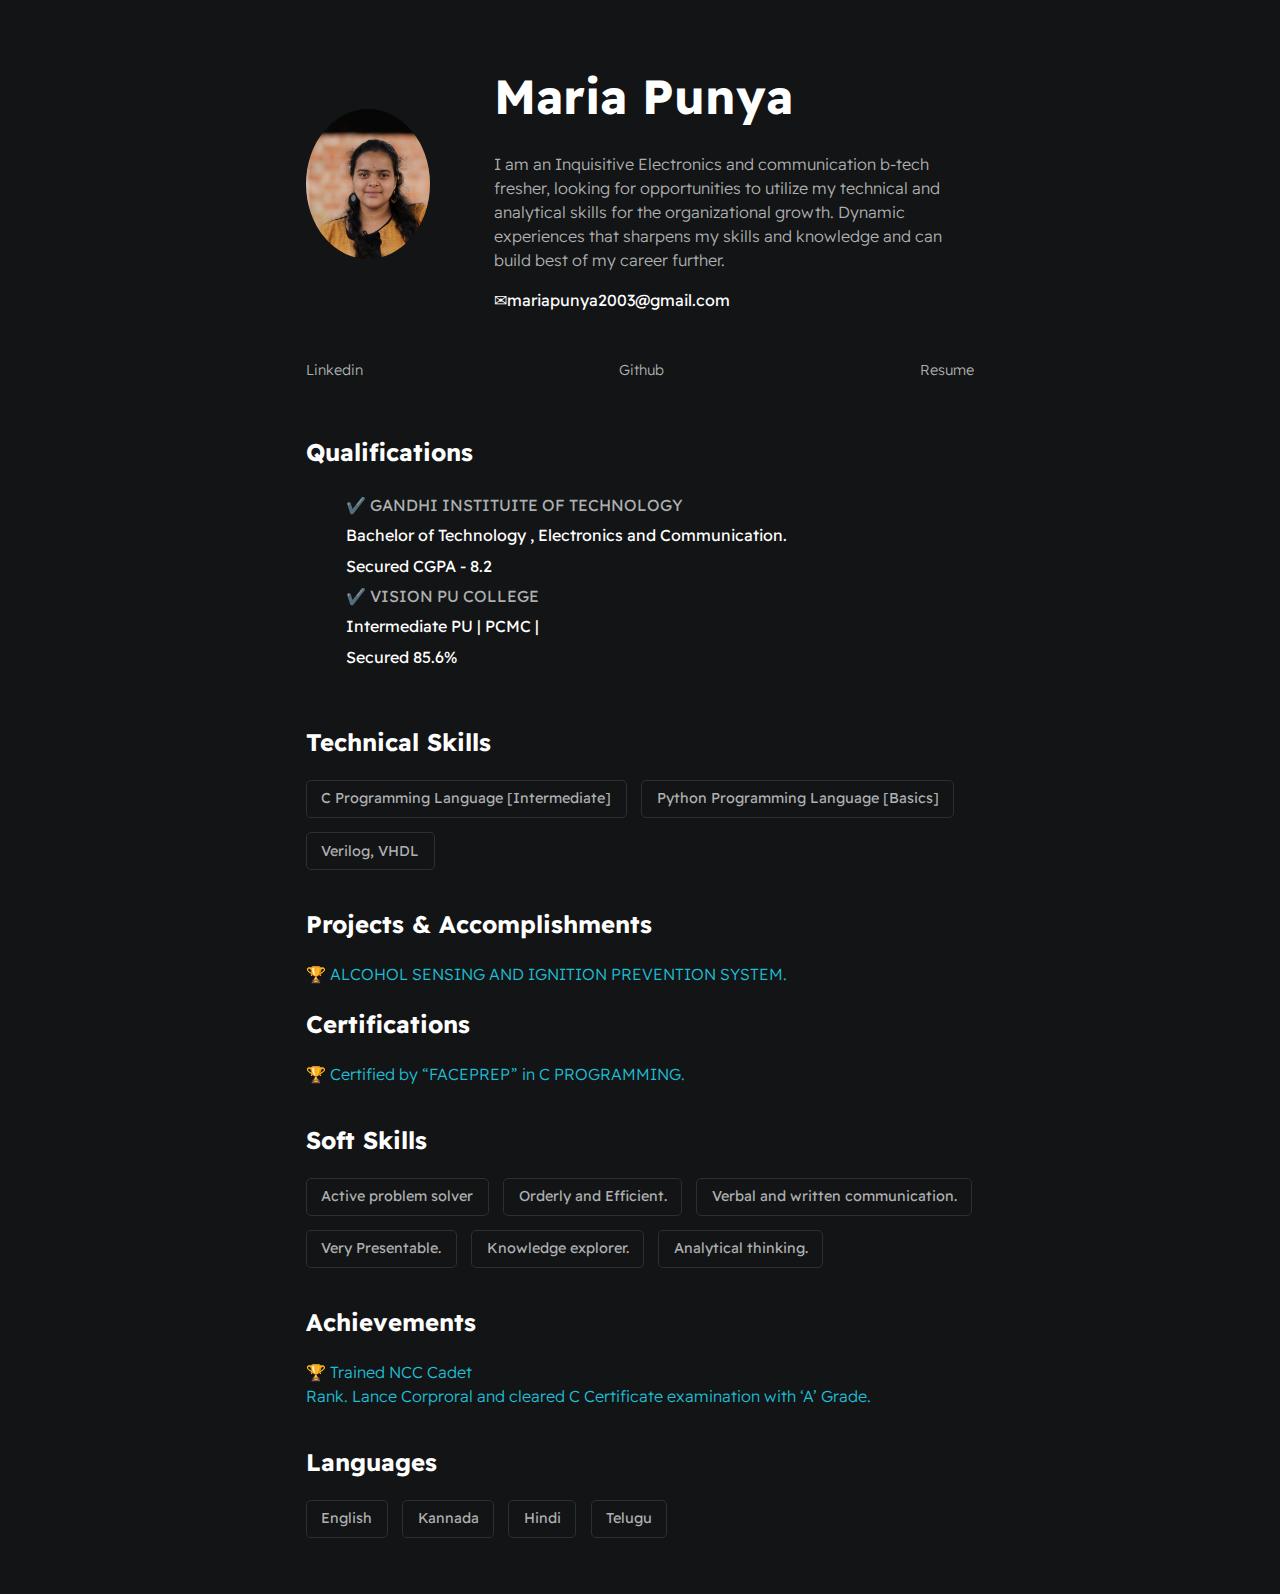
<file: SDP/RESUME/bcv/index.html>
<!DOCTYPE html>
<html>
    <head>
        <meta charset="utf-8">
        <meta http-equiv="X-UA-Compatible" content="IE=edge">
        <title>Maria Punya</title>
        <meta name="description" content="">
        <meta name="viewport" content="width=device-width, initial-scale=1">
        <link rel="stylesheet" href="./styles/main.css">
    </head>
    <body>
        <div id="container--main">

            <section id="wrapper--hero" class="section--page">
                <img id="profile-pic" src="./assets/images/Pictures/image .jpeg">

                <div>
                    <h1 id="user-name">Maria Punya</h1>
                    <p id="bio">I am an Inquisitive Electronics and communication b-tech fresher, looking for opportunities to utilize my technical and analytical skills for the organizational growth. Dynamic experiences that sharpens my skills and knowledge and can build best of my career further.</p>
                    <p id="email">✉mariapunya2003@gmail.com</p>
                </div>  
            </section>

            <section class="section--page">

                <div id="socials--list">
                    <a href="https://www.linkedin.com/in/maria-punya-318415293/" target="_blank">Linkedin</a>
                    <a href="https://github.com/MariaPunya" target="_blank">Github</a>
                    <a href="assets/images/MARIA PUNYA RESUME OFF.pdf" target="_blank">Resume</a>
                </div>
            </section>
            <section class="section--page">
                <h2>Qualifications</h2>
                <ul id="qualifications--list">
                    <li>✔️ GANDHI INSTITUITE OF TECHNOLOGY <li><li\> 
                         Bachelor of Technology , Electronics and Communication.  <li><li\> 
                         Secured CGPA - 8.2 <li\>
                    <li>✔️ VISION PU COLLEGE  <li><li\> Intermediate PU | PCMC |<li><li\>Secured 85.6%</li>
                </ul>
                <section class="section--page">
                    <h2>Technical Skills</h2>
                
                    <div id="wrapper--technicalskills__items">
                        <div class="card--technicalskills"><span>C Programming Language [Intermediate]</span></div>
                        <div class="card--technicalskills"><span>Python Programming Language [Basics]</span></div>
                        <div class="card--technicalskills"><span>Verilog, VHDL</span></div>
                    </div>
                </section>
                    <h2>Projects & Accomplishments</h2>
                
                    <div class="card--project">
                        <a href="project.html"><span>🏆 </span>ALCOHOL SENSING AND IGNITION PREVENTION SYSTEM.</a>
                    </div>
                    <h2>Certifications</h2>
                
                    <div class="card--project">
                        <a href="Certifications.html"><span>🏆 </span>Certified by “FACEPREP” in C PROGRAMMING.</a>
                    </div>
                    
                    <section class="section--page">
                        <h2>Soft Skills</h2>
                    
                        <div id="wrapper--SoftSkills__items">
                            <div class="card--SoftSkills"><span>Active problem solver</span></div>
                            <div class="card--SoftSkills"><span>Orderly and Efficient.</span></div>
                            <div class="card--SoftSkills"><span>Verbal and written communication.</span></div>
                            <div class="card--SoftSkills"><span>Very Presentable.</span></div>
                            <div class="card--SoftSkills"><span>Knowledge explorer.</span></div>
                            <div class="card--SoftSkills"><span>Analytical thinking.</span></div>
                        </div>
                    </section>

                    <h2>Achievements</h2>
                
                    <div class="card--project">
                        <a href="Achievements.html"><span>🏆 </span>Trained NCC Cadet<br/> Rank. Lance Corproral and cleared C Certificate examination with ‘A’ Grade.<br/></a>
                    </div>

                    <section class="section--page">
                        <h2>Languages</h2>
                    
                        <div id="wrapper--Languages__items">
                            <div class="card--Languages"><span>English</span></div>
                            <div class="card--Languages"><span>Kannada</span></div>
                            <div class="card--Languages"><span>Hindi</span></div>
                            <div class="card--Languages"><span>Telugu</span></div>
                        </div>
                    </section>
</file>
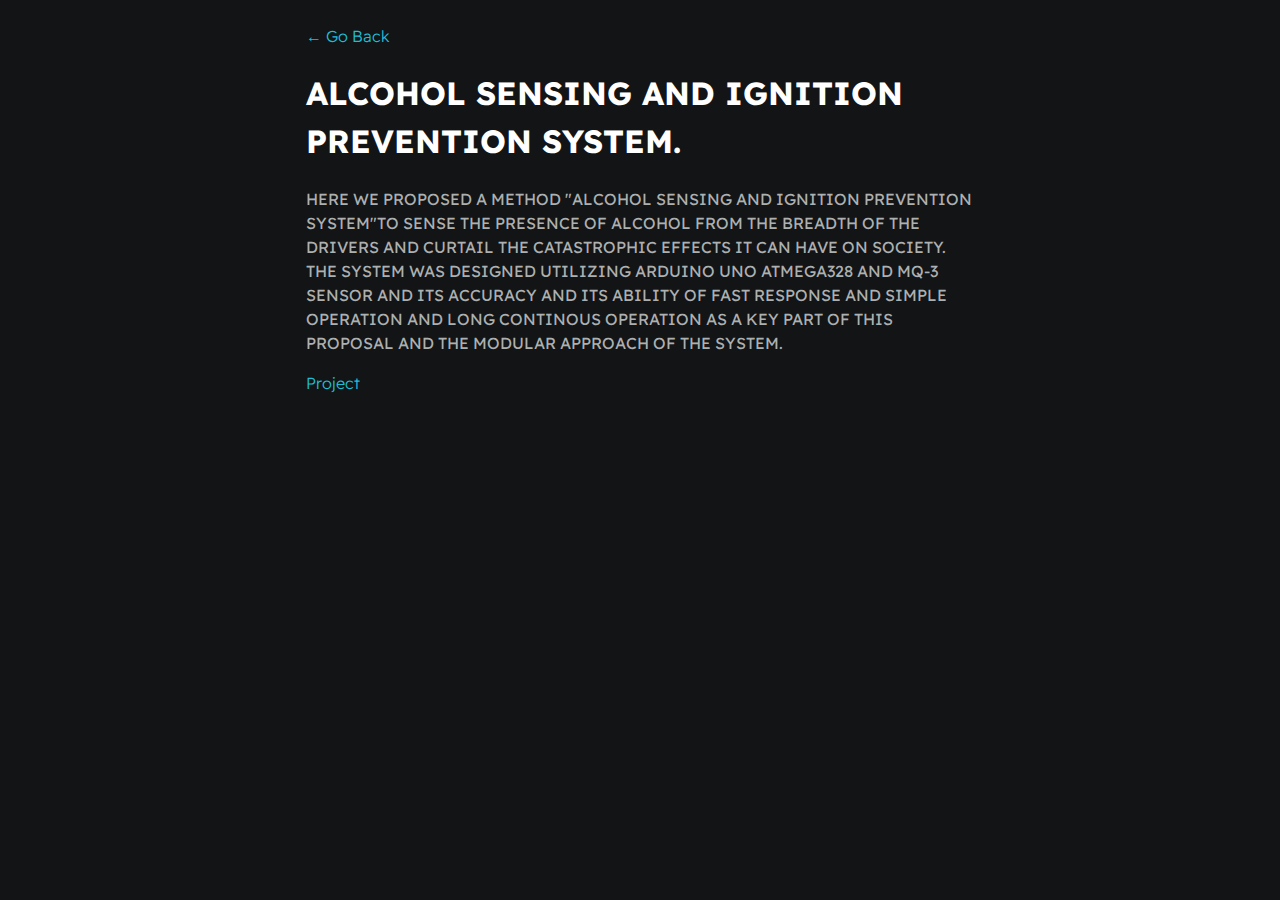
<file: SDP/RESUME/bcv/project.html>
<html>
    <head>
        <meta charset="utf-8">
        <meta http-equiv="X-UA-Compatible" content="IE=edge">
        <title>Maria Punya</title>
        <meta name="description" content="">
        <meta name="viewport" content="width=device-width, initial-scale=1">
        <link rel="stylesheet" href="./styles/main.css">
    </head>
    <body>
        <div id="container--main">
            <a href="index.html">&#x2190; Go Back</a>
            <h1>ALCOHOL SENSING AND IGNITION PREVENTION SYSTEM.</h1>
            <p> HERE WE PROPOSED A METHOD "ALCOHOL SENSING AND IGNITION PREVENTION SYSTEM"TO SENSE THE PRESENCE OF 
                ALCOHOL FROM THE BREADTH OF THE DRIVERS AND CURTAIL 
                THE CATASTROPHIC EFFECTS IT CAN HAVE ON SOCIETY. THE 
                SYSTEM WAS DESIGNED UTILIZING ARDUINO UNO ATMEGA328 
                AND MQ-3 SENSOR AND ITS ACCURACY AND ITS ABILITY OF 
                FAST RESPONSE AND SIMPLE OPERATION AND LONG 
                CONTINOUS OPERATION AS A KEY PART OF THIS PROPOSAL 
                AND THE MODULAR APPROACH OF THE SYSTEM.</p>
                <a href="./assets/images/pilot project.pdf" target="_blank">Project</a>
        </div>
    </body>
</html>
</file>
<file: SDP/RESUME/bcv/styles/main.css>
@import url('https://fonts.googleapis.com/css2?family=Readex+Pro:wght@300;400;500;600;700&display=swap');

:root{
    --mainTextColor:#000;
    --secondaryTextColor:(51 51 51);
    --mainLinkColor:#0da2b8;
    --mainBorderColor:rgb(218, 218, 218);
    --mainBgColor:rgb(249, 250,251);
}

*{
    font-family: 'Readex Pro';
    line-height: 1.5em;
    box-sizing: border-box;
    color: var(--mainTextColor);

}

body{
    background-color: var(--mainBgColor);            
}

p, span, li{
    color: var(--secondaryTextColor);
    font-size: 1em;
}

a{
    text-decoration: none;
    color: var(--mainLinkColor);
    font-weight: 500;
}

li{
    line-height: 1.9em;
}

#container--main{
    max-width: 700px;
    margin: 0 auto;
    padding: 1em;
}

.section--page{
    padding-top: 1em;
    padding-bottom: 1em;
}

#wrapper--hero{
    display: flex;
    align-items: center;
    gap: 4em;
}

#bio, a{
    font-weight: 300;
}

#user-name{
    font-size: 48px;
    line-height: 1em;
}

#profile-pic{
    width: 150px;
    height: 150px;
    object-fit: cover;
    border-radius: 50%;
}

#email{
    color: var(--mainTextColor);
}

#socials--list{
    display: flex;
    justify-content: space-between;
    column-gap: 1em;
    flex-wrap: wrap;
}

#socials--list a{
    font-weight: 300;
    color: var(--secondaryTextColor);
    font-size: 0.9em;
    transition: 0.3s;
}

#socials--list a:hover{
    font-weight: 100;
    color: var(--mainLinkColor);
    font-size: 0.9em;
}

#qualifications--list{
    list-style: none;
}
#qualifications--list{
    list-style: none;
}

#wrapper--technicalskills__items{
    display: flex;
    flex-wrap: wrap;
    gap: 1em;
    font-size: 0.9em;
}

.card--technicalskills{
    border: 1px solid var(--mainBorderColor);
    border-radius: 5px;
    padding: 0.5em 1em;
    align-items: center;
}
:root{
    --mainTextColor-light:#000;
    --secondaryTextColor-light:rgb(51 51 51);
    --mainLinkColor-light:#0da2b8;
    --mainBorderColor-light:rgb(218, 218, 218);
    --mainBgColor-light:rgb(249, 250,251);

    --mainTextColor-dark:#fff;
    --secondaryTextColor-dark:#adb0b1;
    --mainLinkColor-dark:rgb(30, 190,214);
    --mainBorderColor-dark:#2b3031;
    --mainBgColor-dark:#131415;

    --mainTextColor:var(--mainTextColor-dark);
    --secondaryTextColor:var(--secondaryTextColor-dark);
    --mainLinkColor:var(--mainLinkColor-dark);
    --mainBorderColor:var(--mainBorderColor-dark);
    --mainBgColor:var(--mainBgColor-dark);

}
#qualifications--list{
    list-style: none;
}

#wrapper--SoftSkills__items{
    display: flex;
    flex-wrap: wrap;
    gap: 1em;
    font-size: 0.9em;
}

.card--SoftSkills{
    border: 1px solid var(--mainBorderColor);
    border-radius: 5px;
    padding: 0.5em 1em;
    align-items: center;
}

#qualifications--list{
    list-style: none;
}

#wrapper--Languages__items{
    display: flex;
    flex-wrap: wrap;
    gap: 1em;
    font-size: 0.9em;
}

.card--Languages{
    border: 1px solid var(--mainBorderColor);
    border-radius: 5px;
    padding: 0.5em 1em;
    align-items: center;
}
</file>
